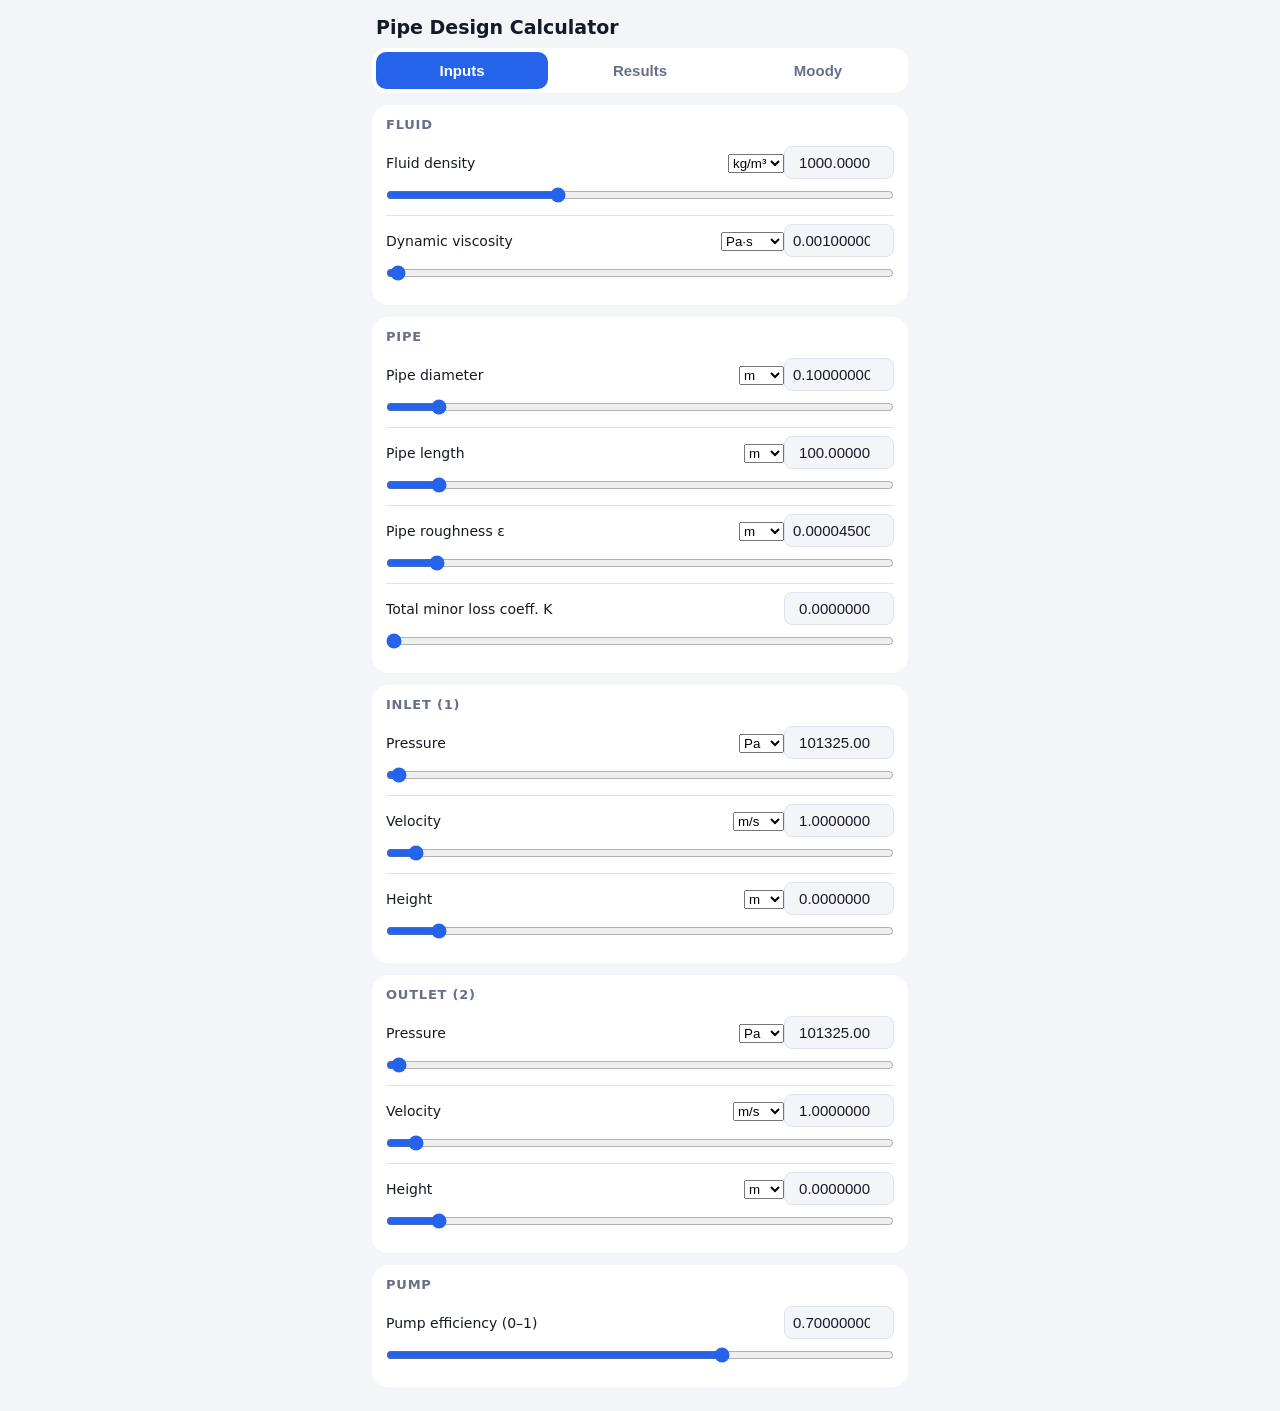
<file: index.html>
<!DOCTYPE html>
<html lang="en">
<head>
<meta charset="utf-8">
<meta name="viewport" content="width=device-width, initial-scale=1.0, viewport-fit=cover, user-scalable=no, minimum-scale=1, maximum-scale=1">
<title>Pipe Design Calculator</title>
<link rel="manifest" href="manifest.webmanifest">
<meta name="theme-color" content="#2563eb">
<link rel="apple-touch-icon" href="icon-192.png">
<meta name="apple-mobile-web-app-capable" content="yes">
<meta name="mobile-web-app-capable" content="yes">
<link rel="stylesheet" href="styles.css">
</head>
<body>
<div class="wrap">
<h1>Pipe Design Calculator</h1>
<div class="tabs"><button id="b0" class="on">Inputs</button><button id="b1">Results</button><button id="b2">Moody</button></div>
<div id="p0"></div>
<div id="p1" class="hide"></div>
<div id="p2" class="hide"><div class="card"><canvas id="cv"></canvas><div class="lg" id="lg"></div></div></div>
</div>
<script src="script.js"></script>
</body>
</html>
</file>
<file: styles.css>
:root {
  --bg: #f3f5f9;
  --card: #fff;
  --tx: #151a27;
  --mut: #66708a;
  --ac: #2563eb;
  --ln: #dde2ee;
  --in: #f3f5f9;
  box-sizing: border-box;
  padding-top: env(safe-area-inset-top, 0px);
  padding-bottom: env(safe-area-inset-bottom, 0px);
}

@media (prefers-color-scheme: dark) {
  :root:not([data-theme="light"]) {
    --bg: #10131b;
    --card: #1a1e2a;
    --tx: #eaedf6;
    --mut: #8d96ae;
    --ac: #6ea0ff;
    --ln: #2b3043;
    --in: #10131b;
  }
}

:root[data-theme="dark"] {
  --bg: #10131b;
  --card: #1a1e2a;
  --tx: #eaedf6;
  --mut: #8d96ae;
  --ac: #6ea0ff;
  --ln: #2b3043;
  --in: #10131b;
}

* {
  box-sizing: border-box;
  -webkit-tap-highlight-color: transparent;
}

html {
  scroll-padding-top: env(safe-area-inset-top, 0px);
}

body {
  margin: 0;
  background: var(--bg);
  color: var(--tx);
  font-family: system-ui, -apple-system, "Segoe UI", Roboto, sans-serif;
}

.wrap {
  max-width: 560px;
  margin: 0 auto;
  padding: 12px;
}

h1 {
  font-size: 19px;
  margin: 4px 4px 10px;
}

.tabs {
  display: flex;
  gap: 6px;
  background: var(--card);
  padding: 4px;
  border-radius: 14px;
  margin-bottom: 12px;
  position: sticky;
  top: env(safe-area-inset-top, 0px);
  z-index: 5;
}

.tabs button {
  flex: 1;
  border: 0;
  background: none;
  color: var(--mut);
  padding: 10px 4px;
  border-radius: 10px;
  font-size: 15px;
  font-weight: 600;
}

.tabs button.on {
  background: var(--ac);
  color: #fff;
}

.card {
  background: var(--card);
  border-radius: 16px;
  padding: 12px 14px;
  margin-bottom: 12px;
}

.card h2 {
  font-size: 13px;
  letter-spacing: 0.06em;
  text-transform: uppercase;
  color: var(--mut);
  margin: 0 0 6px;
}

.hide {
  display: none;
}

.fld {
  padding: 8px 0;
  border-top: 1px solid var(--ln);
}

.fld:first-of-type {
  border-top: 0;
}

.top {
  display: flex;
  justify-content: space-between;
  align-items: center;
  gap: 8px;
}

.top span {
  font-size: 14px;
}

.top small {
  color: var(--mut);
}

.top input {
  width: 110px;
  padding: 7px 8px;
  border-radius: 8px;
  border: 1px solid var(--ln);
  background: var(--in);
  color: var(--tx);
  font-size: 15px;
  text-align: right;
}

input[type="range"] {
  width: 100%;
  margin: 8px 0 0;
  accent-color: var(--ac);
}

.row {
  display: flex;
  justify-content: space-between;
  padding: 9px 0;
  border-top: 1px solid var(--ln);
  gap: 10px;
}

.row:first-of-type {
  border-top: 0;
}

.row b {
  text-align: right;
  word-break: break-all;
}

.row span {
  color: var(--mut);
}

.badge {
  display: inline-block;
  padding: 3px 10px;
  border-radius: 99px;
  font-size: 13px;
  font-weight: 700;
  background: var(--ac);
  color: #fff;
  margin-bottom: 6px;
}

.msg {
  padding: 10px;
  border-radius: 10px;
  background: var(--in);
  font-size: 14px;
  margin-top: 8px;
}

.err {
  color: #d64545;
  font-weight: 600;
}

canvas {
  width: 100%;
  height: 380px;
  display: block;
  border-radius: 10px;
  background: var(--in);
}

.lg {
  display: flex;
  flex-wrap: wrap;
  gap: 6px 12px;
  margin-top: 10px;
  font-size: 12px;
  color: var(--mut);
}

.lg i {
  display: inline-block;
  width: 14px;
  height: 3px;
  margin-right: 5px;
  vertical-align: middle;
}
</file>
